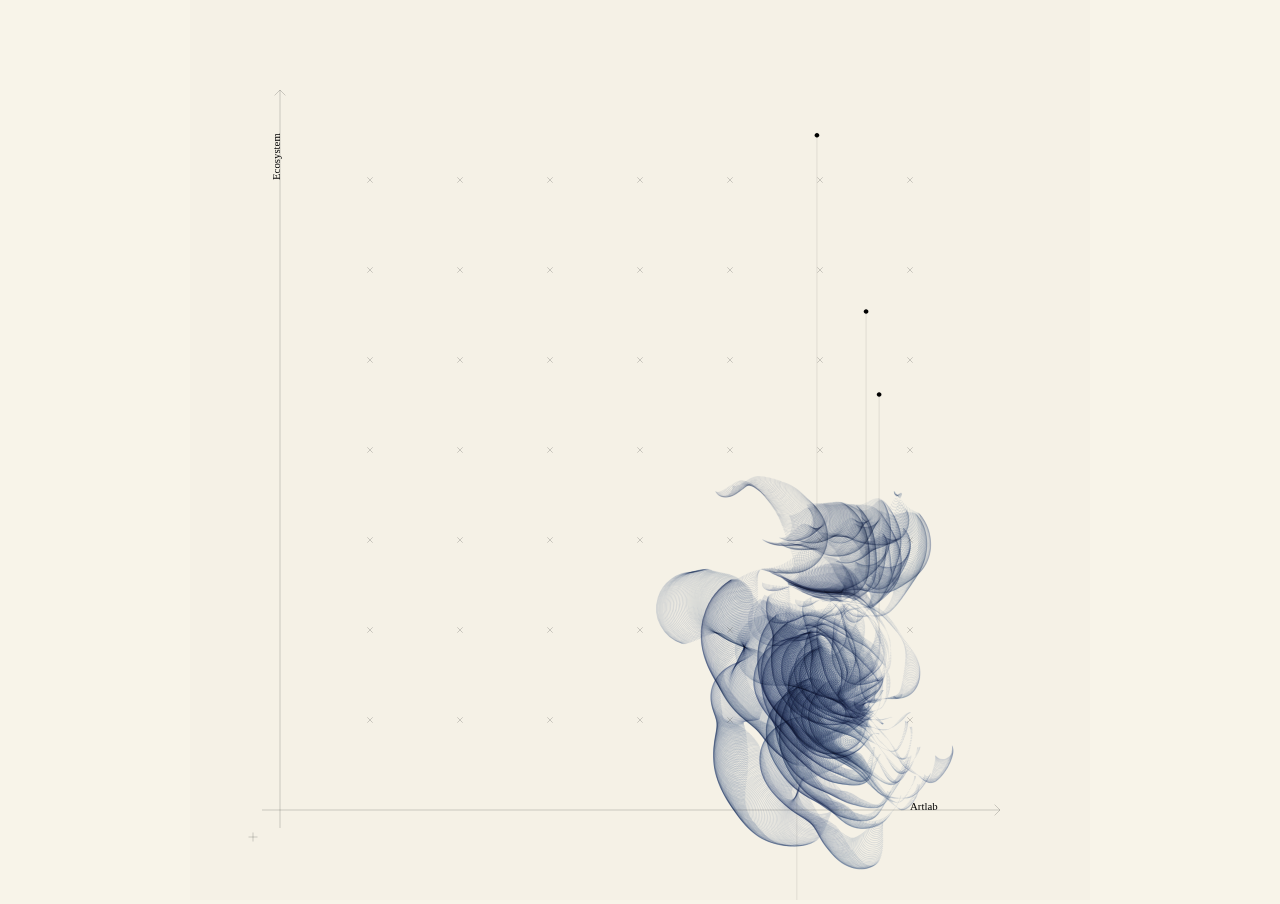
<file: sketch_ver1/index.html>
<!DOCTYPE html>
<html>
  <head>
    <title>   </title>
    <meta charset="UTF-8"> 
 
    <link rel="stylesheet" href="./style.css">
    <script src="./p5.min.js"></script>
    <script src="./chroma.min.js"></script> 
 
  </head>
  <body>
    <div id="p5_loading" class="loadingclass">
      <br><br> loading... 
      <script type="text/javascript" src="./sketch_ver1.js"></script> 

  </body>
</html>
</file>
<file: sketch_ver1/style.css>
html,
body {
  margin: 0;
  padding: 0;
  width: 100vw;
  height: 100vh;
  overflow: hidden;
  background:#f8f4e9;
  touch-action: none;
}

main {
  margin:auto;
}

#p5_loading {
  color:#3e3e3e;
   width:100vw; 
   height:100vh;
   font-family:Georgia, Times, "Times New Roman",  serif; 
   text-align:center;
   display: flex;
   justify-content: center;
   align-items: center;  
}
</file>
